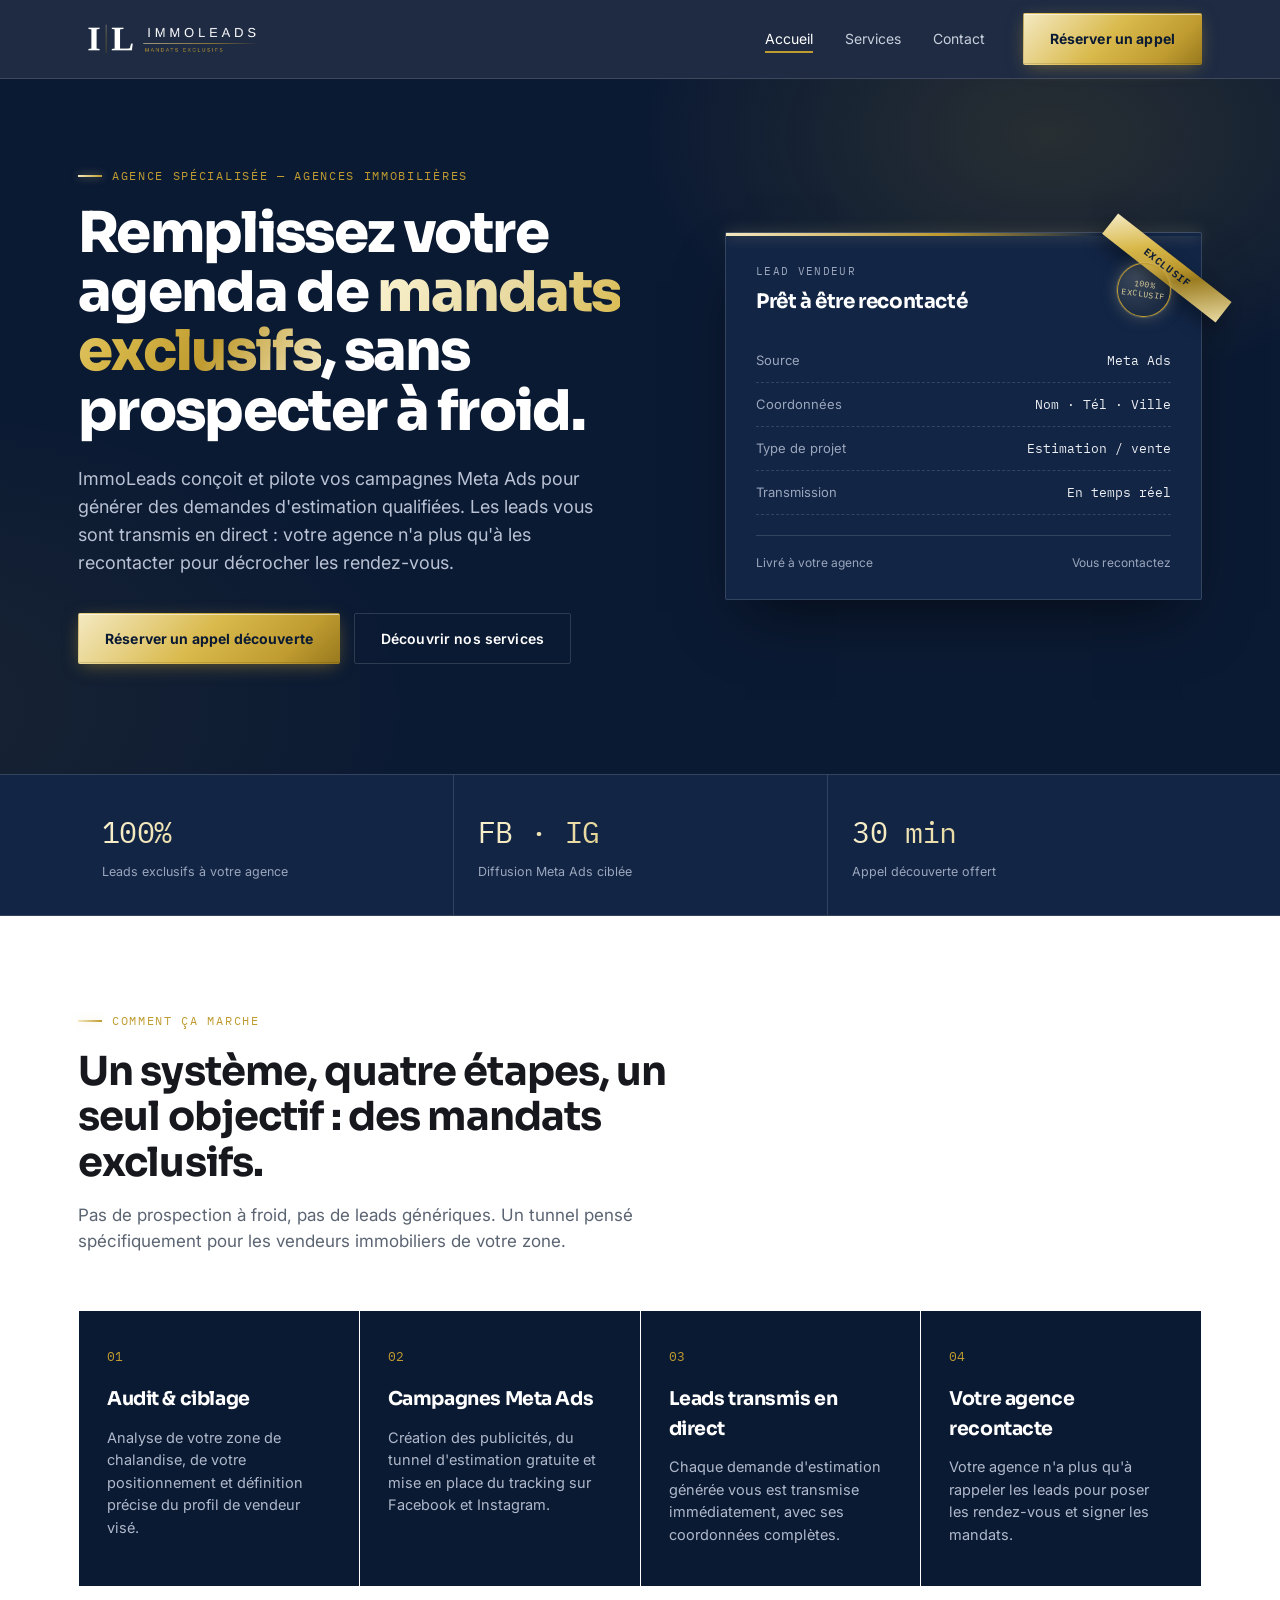
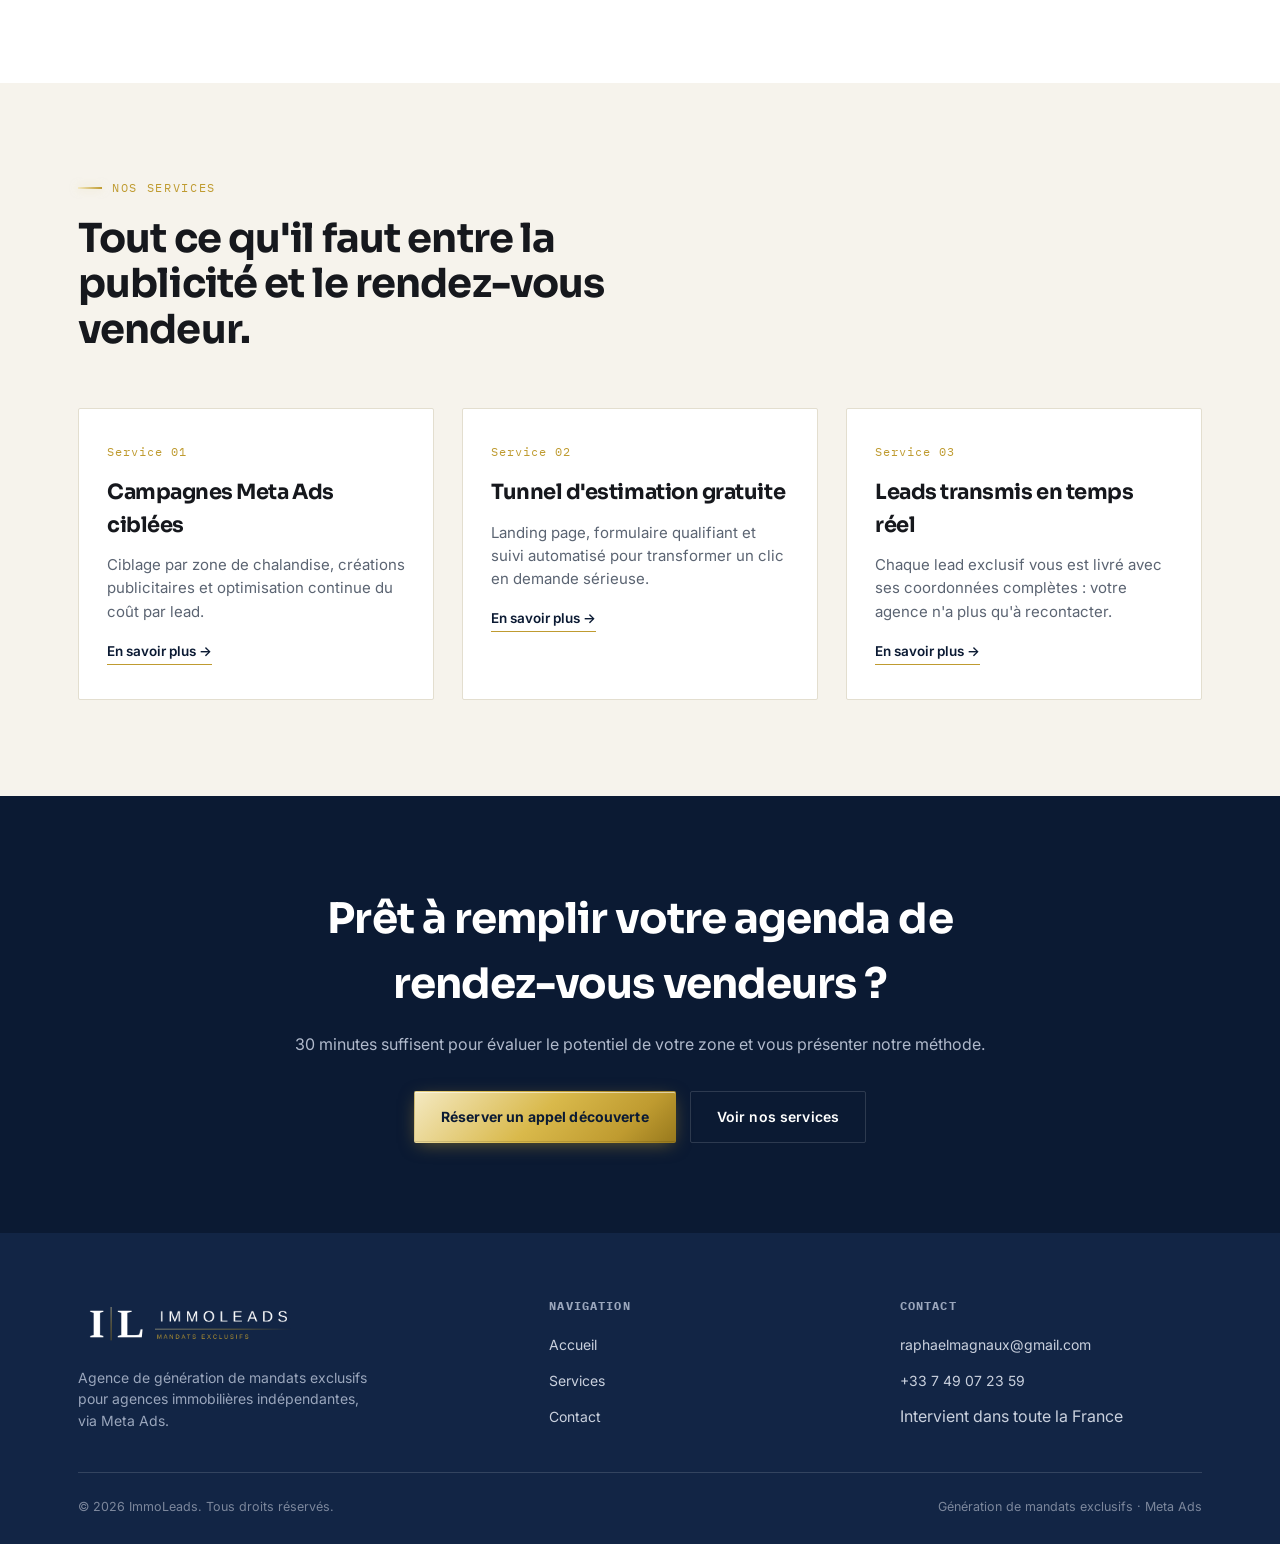
<file: index.html>
<!DOCTYPE html>
<html lang="fr">
<head>
<meta charset="UTF-8">
<meta name="viewport" content="width=device-width, initial-scale=1.0">
<title>ImmoLeads — Génération de mandats exclusifs pour agences immobilières</title>
<meta name="description" content="ImmoLeads conçoit et pilote vos campagnes Meta Ads pour générer des demandes d'estimation qualifiées, transmises directement à votre agence, prêtes à être recontactées.">
<link rel="preconnect" href="https://fonts.googleapis.com">
<link rel="preconnect" href="https://fonts.gstatic.com" crossorigin>
<link href="https://fonts.googleapis.com/css2?family=Inter:wght@400;500;600;700&family=Sora:wght@500;600;700;800&family=IBM+Plex+Mono:wght@400;600&display=swap" rel="stylesheet">
<link rel="stylesheet" href="style.css">
</head>
<body>

<header class="site-header">
  <div class="wrap">
    <a href="index.html" class="logo"><img src="immoleads-logo.png" alt="ImmoLeads — Mandats exclusifs"></a>
    <nav class="nav-desktop">
      <ul class="nav-links">
        <li><a href="index.html" class="active">Accueil</a></li>
        <li><a href="services.html">Services</a></li>
        <li><a href="contact.html">Contact</a></li>
      </ul>
      <a href="contact.html" class="btn btn-gold">Réserver un appel</a>
    </nav>
    <button class="nav-toggle" aria-label="Ouvrir le menu" aria-expanded="false">
      <svg viewBox="0 0 24 24" fill="none" stroke="currentColor" stroke-width="2"><line x1="3" y1="6" x2="21" y2="6"/><line x1="3" y1="12" x2="21" y2="12"/><line x1="3" y1="18" x2="21" y2="18"/></svg>
    </button>
  </div>
  <div class="nav-mobile">
    <a href="index.html">Accueil</a>
    <a href="services.html">Services</a>
    <a href="contact.html">Contact</a>
    <a href="contact.html" class="btn btn-gold">Réserver un appel</a>
  </div>
</header>

<section class="hero">
  <div class="wrap">
    <div>
      <div class="eyebrow">Agence spécialisée — Agences immobilières</div>
      <h1>Remplissez votre agenda de <em>mandats exclusifs</em>, sans prospecter à froid.</h1>
      <p class="sub">ImmoLeads conçoit et pilote vos campagnes Meta Ads pour générer des demandes d'estimation qualifiées. Les leads vous sont transmis en direct : votre agence n'a plus qu'à les recontacter pour décrocher les rendez-vous.</p>
      <div class="cta-row">
        <a href="contact.html" class="btn btn-gold">Réserver un appel découverte</a>
        <a href="services.html" class="btn btn-outline">Découvrir nos services</a>
      </div>
    </div>
    <div class="estimation-card">
      <div class="ec-ribbon">Exclusif</div>
      <div class="ec-head">
        <div>
          <div class="ec-label">Lead vendeur</div>
          <div class="ec-title">Prêt à être recontacté</div>
        </div>
        <div class="seal">100%<br>exclusif</div>
      </div>
      <div class="ec-field"><span>Source</span><span>Meta Ads</span></div>
      <div class="ec-field"><span>Coordonnées</span><span>Nom · Tél · Ville</span></div>
      <div class="ec-field"><span>Type de projet</span><span>Estimation / vente</span></div>
      <div class="ec-field"><span>Transmission</span><span>En temps réel</span></div>
      <div class="ec-foot">
        <span>Livré à votre agence</span>
        <span>Vous recontactez</span>
      </div>
    </div>
  </div>
</section>

<section class="stat-strip">
  <div class="wrap">
    <div class="stat-item">
      <div class="stat-num">100%</div>
      <div class="stat-label">Leads exclusifs à votre agence</div>
    </div>
    <div class="stat-item">
      <div class="stat-num">FB · IG</div>
      <div class="stat-label">Diffusion Meta Ads ciblée</div>
    </div>
    <div class="stat-item">
      <div class="stat-num">30 min</div>
      <div class="stat-label">Appel découverte offert</div>
    </div>
  </div>
</section>

<section class="section">
  <div class="wrap">
    <div class="section-head">
      <div class="eyebrow">Comment ça marche</div>
      <h2>Un système, quatre étapes, un seul objectif : des mandats exclusifs.</h2>
      <p>Pas de prospection à froid, pas de leads génériques. Un tunnel pensé spécifiquement pour les vendeurs immobiliers de votre zone.</p>
    </div>
  </div>
  <div class="wrap">
    <div class="process-grid">
      <div class="process-step">
        <div class="num">01</div>
        <h3>Audit &amp; ciblage</h3>
        <p>Analyse de votre zone de chalandise, de votre positionnement et définition précise du profil de vendeur visé.</p>
      </div>
      <div class="process-step">
        <div class="num">02</div>
        <h3>Campagnes Meta Ads</h3>
        <p>Création des publicités, du tunnel d'estimation gratuite et mise en place du tracking sur Facebook et Instagram.</p>
      </div>
      <div class="process-step">
        <div class="num">03</div>
        <h3>Leads transmis en direct</h3>
        <p>Chaque demande d'estimation générée vous est transmise immédiatement, avec ses coordonnées complètes.</p>
      </div>
      <div class="process-step">
        <div class="num">04</div>
        <h3>Votre agence recontacte</h3>
        <p>Votre agence n'a plus qu'à rappeler les leads pour poser les rendez-vous et signer les mandats.</p>
      </div>
    </div>
  </div>
</section>

<section class="section section--cream">
  <div class="wrap">
    <div class="section-head">
      <div class="eyebrow">Nos services</div>
      <h2>Tout ce qu'il faut entre la publicité et le rendez-vous vendeur.</h2>
    </div>
    <div class="card-grid">
      <div class="card">
        <div class="num">Service 01</div>
        <h3>Campagnes Meta Ads ciblées</h3>
        <p>Ciblage par zone de chalandise, créations publicitaires et optimisation continue du coût par lead.</p>
        <a href="services.html" class="card-link">En savoir plus →</a>
      </div>
      <div class="card">
        <div class="num">Service 02</div>
        <h3>Tunnel d'estimation gratuite</h3>
        <p>Landing page, formulaire qualifiant et suivi automatisé pour transformer un clic en demande sérieuse.</p>
        <a href="services.html" class="card-link">En savoir plus →</a>
      </div>
      <div class="card">
        <div class="num">Service 03</div>
        <h3>Leads transmis en temps réel</h3>
        <p>Chaque lead exclusif vous est livré avec ses coordonnées complètes : votre agence n'a plus qu'à recontacter.</p>
        <a href="services.html" class="card-link">En savoir plus →</a>
      </div>
    </div>
  </div>
</section>

<section class="cta-band">
  <div class="wrap">
    <h2>Prêt à remplir votre agenda de rendez-vous vendeurs ?</h2>
    <p>30 minutes suffisent pour évaluer le potentiel de votre zone et vous présenter notre méthode.</p>
    <div class="cta-row">
      <a href="contact.html" class="btn btn-gold">Réserver un appel découverte</a>
      <a href="services.html" class="btn btn-outline">Voir nos services</a>
    </div>
  </div>
</section>

<footer class="site-footer">
  <div class="wrap">
    <div class="footer-grid">
      <div class="footer-brand">
        <a href="index.html" class="logo"><img src="immoleads-logo.png" alt="ImmoLeads — Mandats exclusifs"></a>
        <p>Agence de génération de mandats exclusifs pour agences immobilières indépendantes, via Meta Ads.</p>
      </div>
      <div class="footer-col">
        <h4>Navigation</h4>
        <ul>
          <li><a href="index.html">Accueil</a></li>
          <li><a href="services.html">Services</a></li>
          <li><a href="contact.html">Contact</a></li>
        </ul>
      </div>
      <div class="footer-col">
        <h4>Contact</h4>
        <ul>
          <li><a href="mailto:raphaelmagnaux@gmail.com">raphaelmagnaux@gmail.com</a></li>
          <li><a href="tel:+33749072359">+33 7 49 07 23 59</a></li>
          <li>Intervient dans toute la France</li>
        </ul>
      </div>
    </div>
    <div class="footer-bottom">
      <span>© 2026 ImmoLeads. Tous droits réservés.</span>
      <span>Génération de mandats exclusifs · Meta Ads</span>
    </div>
  </div>
</footer>

<script src="script.js"></script>
</body>
</html>
</file>
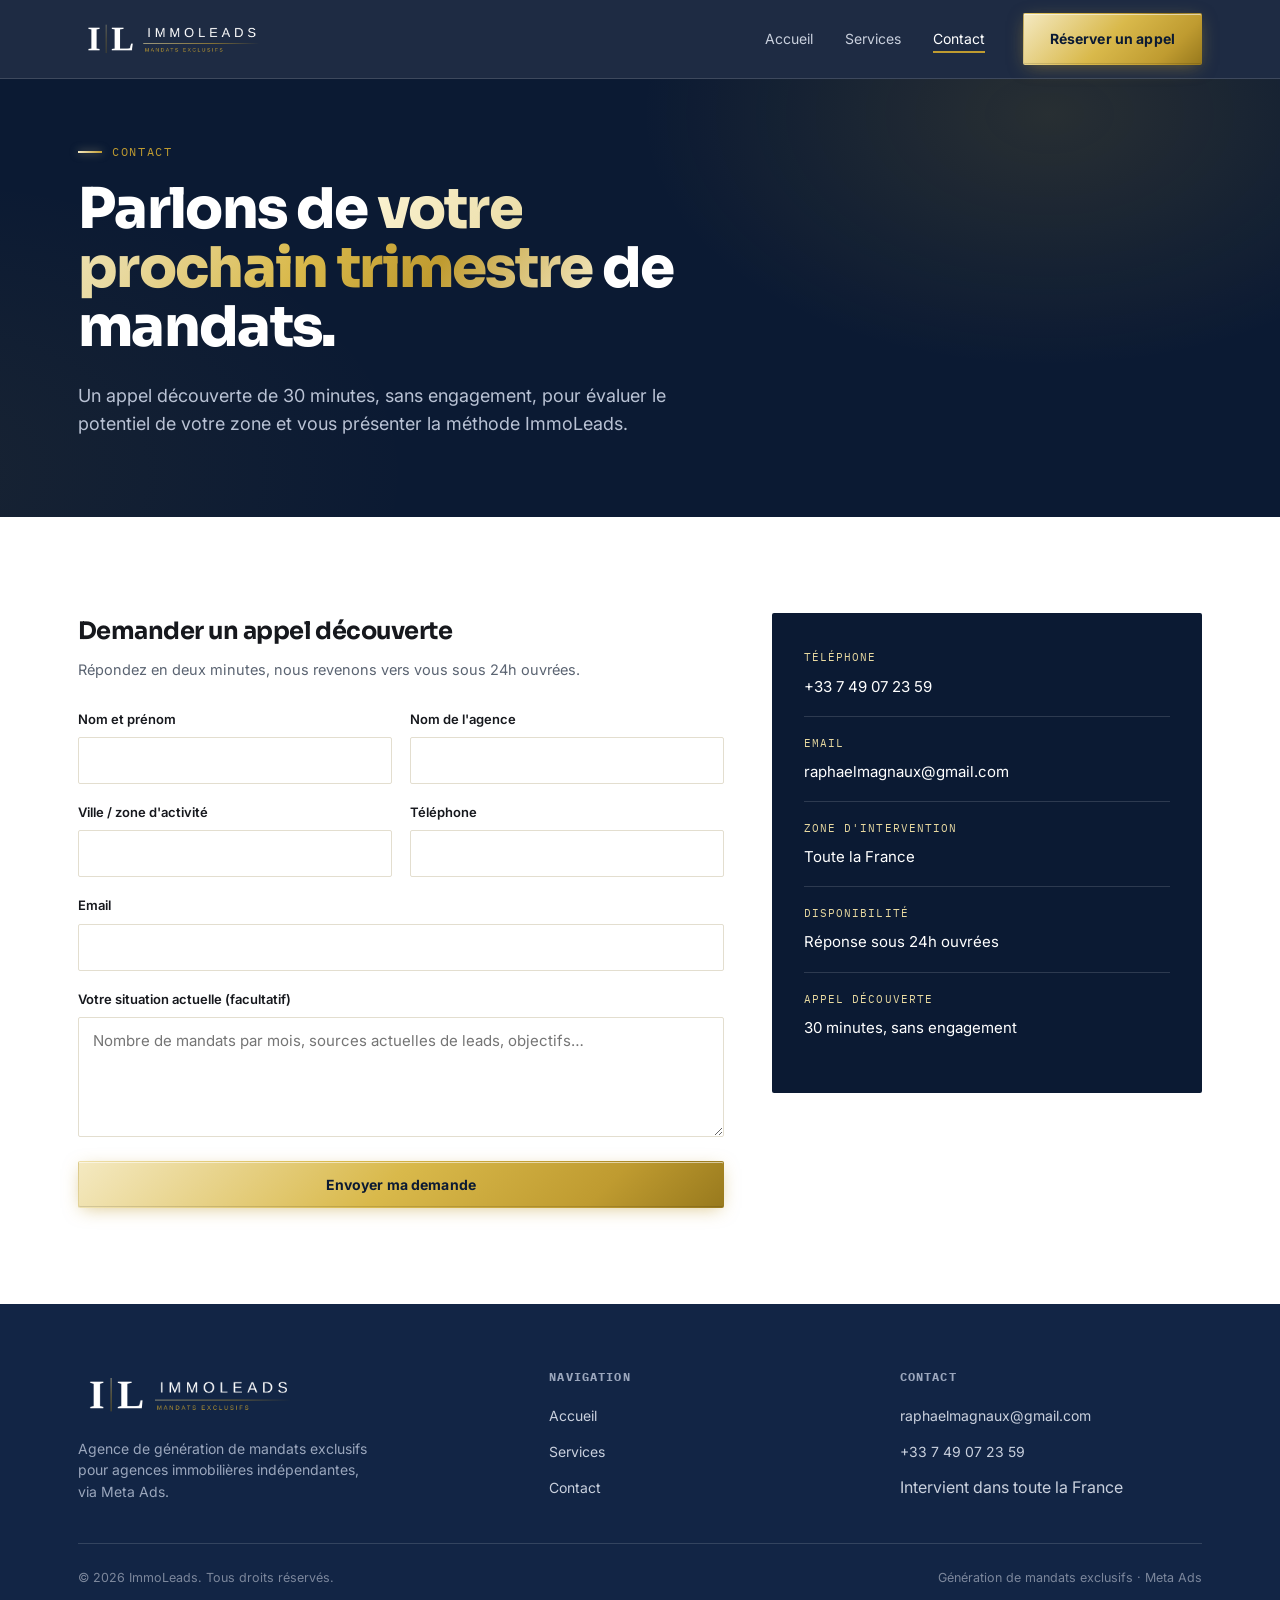
<file: contact.html>
<!DOCTYPE html>
<html lang="fr">
<head>
<meta charset="UTF-8">
<meta name="viewport" content="width=device-width, initial-scale=1.0">
<title>Contact — ImmoLeads</title>
<meta name="description" content="Réservez un appel découverte de 30 minutes avec ImmoLeads pour évaluer le potentiel de génération de mandats exclusifs de votre agence.">
<link rel="preconnect" href="https://fonts.googleapis.com">
<link rel="preconnect" href="https://fonts.gstatic.com" crossorigin>
<link href="https://fonts.googleapis.com/css2?family=Inter:wght@400;500;600;700&family=Sora:wght@500;600;700;800&family=IBM+Plex+Mono:wght@400;600&display=swap" rel="stylesheet">
<link rel="stylesheet" href="style.css">
</head>
<body>

<header class="site-header">
  <div class="wrap">
    <a href="index.html" class="logo"><img src="immoleads-logo.png" alt="ImmoLeads — Mandats exclusifs"></a>
    <nav class="nav-desktop">
      <ul class="nav-links">
        <li><a href="index.html">Accueil</a></li>
        <li><a href="services.html">Services</a></li>
        <li><a href="contact.html" class="active">Contact</a></li>
      </ul>
      <a href="contact.html" class="btn btn-gold">Réserver un appel</a>
    </nav>
    <button class="nav-toggle" aria-label="Ouvrir le menu" aria-expanded="false">
      <svg viewBox="0 0 24 24" fill="none" stroke="currentColor" stroke-width="2"><line x1="3" y1="6" x2="21" y2="6"/><line x1="3" y1="12" x2="21" y2="12"/><line x1="3" y1="18" x2="21" y2="18"/></svg>
    </button>
  </div>
  <div class="nav-mobile">
    <a href="index.html">Accueil</a>
    <a href="services.html">Services</a>
    <a href="contact.html">Contact</a>
    <a href="contact.html" class="btn btn-gold">Réserver un appel</a>
  </div>
</header>

<section class="hero hero--page">
  <div class="wrap">
    <div class="eyebrow">Contact</div>
    <h1 style="max-width:680px;">Parlons de <em>votre prochain trimestre</em> de mandats.</h1>
    <p class="sub">Un appel découverte de 30 minutes, sans engagement, pour évaluer le potentiel de votre zone et vous présenter la méthode ImmoLeads.</p>
  </div>
</section>

<section class="section">
  <div class="wrap">
    <div class="contact-grid">

      <form id="contact-form" novalidate>
        <h2 style="font-size:24px; margin-bottom:8px;">Demander un appel découverte</h2>
        <p style="color:var(--slate); font-size:14.5px; margin-bottom:28px;">Répondez en deux minutes, nous revenons vers vous sous 24h ouvrées.</p>

        <div class="form-grid">
          <div class="field">
            <label for="cf-nom">Nom et prénom</label>
            <input type="text" id="cf-nom" name="nom" required>
          </div>
          <div class="field">
            <label for="cf-agence">Nom de l'agence</label>
            <input type="text" id="cf-agence" name="agence" required>
          </div>
          <div class="field">
            <label for="cf-ville">Ville / zone d'activité</label>
            <input type="text" id="cf-ville" name="ville" required>
          </div>
          <div class="field">
            <label for="cf-tel">Téléphone</label>
            <input type="tel" id="cf-tel" name="telephone" required>
          </div>
          <div class="field full">
            <label for="cf-email">Email</label>
            <input type="email" id="cf-email" name="email" required>
          </div>
          <div class="field full">
            <label for="cf-message">Votre situation actuelle (facultatif)</label>
            <textarea id="cf-message" name="message" placeholder="Nombre de mandats par mois, sources actuelles de leads, objectifs…"></textarea>
          </div>
        </div>

        <button type="submit" class="btn btn-gold btn-block" style="margin-top:24px;">Envoyer ma demande</button>
        <p id="form-note" style="display:none; margin-top:16px; font-size:13.5px; color:var(--slate);"></p>
      </form>

      <aside class="contact-info-card">
        <div class="row">
          <div class="k">Téléphone</div>
          <div class="v"><a href="tel:+33749072359" style="color:#fff;">+33 7 49 07 23 59</a></div>
        </div>
        <div class="row">
          <div class="k">Email</div>
          <div class="v"><a href="mailto:raphaelmagnaux@gmail.com" style="color:#fff;">raphaelmagnaux@gmail.com</a></div>
        </div>
        <div class="row">
          <div class="k">Zone d'intervention</div>
          <div class="v">Toute la France</div>
        </div>
        <div class="row">
          <div class="k">Disponibilité</div>
          <div class="v">Réponse sous 24h ouvrées</div>
        </div>
        <div class="row">
          <div class="k">Appel découverte</div>
          <div class="v">30 minutes, sans engagement</div>
        </div>
      </aside>

    </div>
  </div>
</section>

<footer class="site-footer">
  <div class="wrap">
    <div class="footer-grid">
      <div class="footer-brand">
        <a href="index.html" class="logo"><img src="immoleads-logo.png" alt="ImmoLeads — Mandats exclusifs"></a>
        <p>Agence de génération de mandats exclusifs pour agences immobilières indépendantes, via Meta Ads.</p>
      </div>
      <div class="footer-col">
        <h4>Navigation</h4>
        <ul>
          <li><a href="index.html">Accueil</a></li>
          <li><a href="services.html">Services</a></li>
          <li><a href="contact.html">Contact</a></li>
        </ul>
      </div>
      <div class="footer-col">
        <h4>Contact</h4>
        <ul>
          <li><a href="mailto:raphaelmagnaux@gmail.com">raphaelmagnaux@gmail.com</a></li>
          <li><a href="tel:+33749072359">+33 7 49 07 23 59</a></li>
          <li>Intervient dans toute la France</li>
        </ul>
      </div>
    </div>
    <div class="footer-bottom">
      <span>© 2026 ImmoLeads. Tous droits réservés.</span>
      <span>Génération de mandats exclusifs · Meta Ads</span>
    </div>
  </div>
</footer>

<script src="script.js"></script>
</body>
</html>
</file>
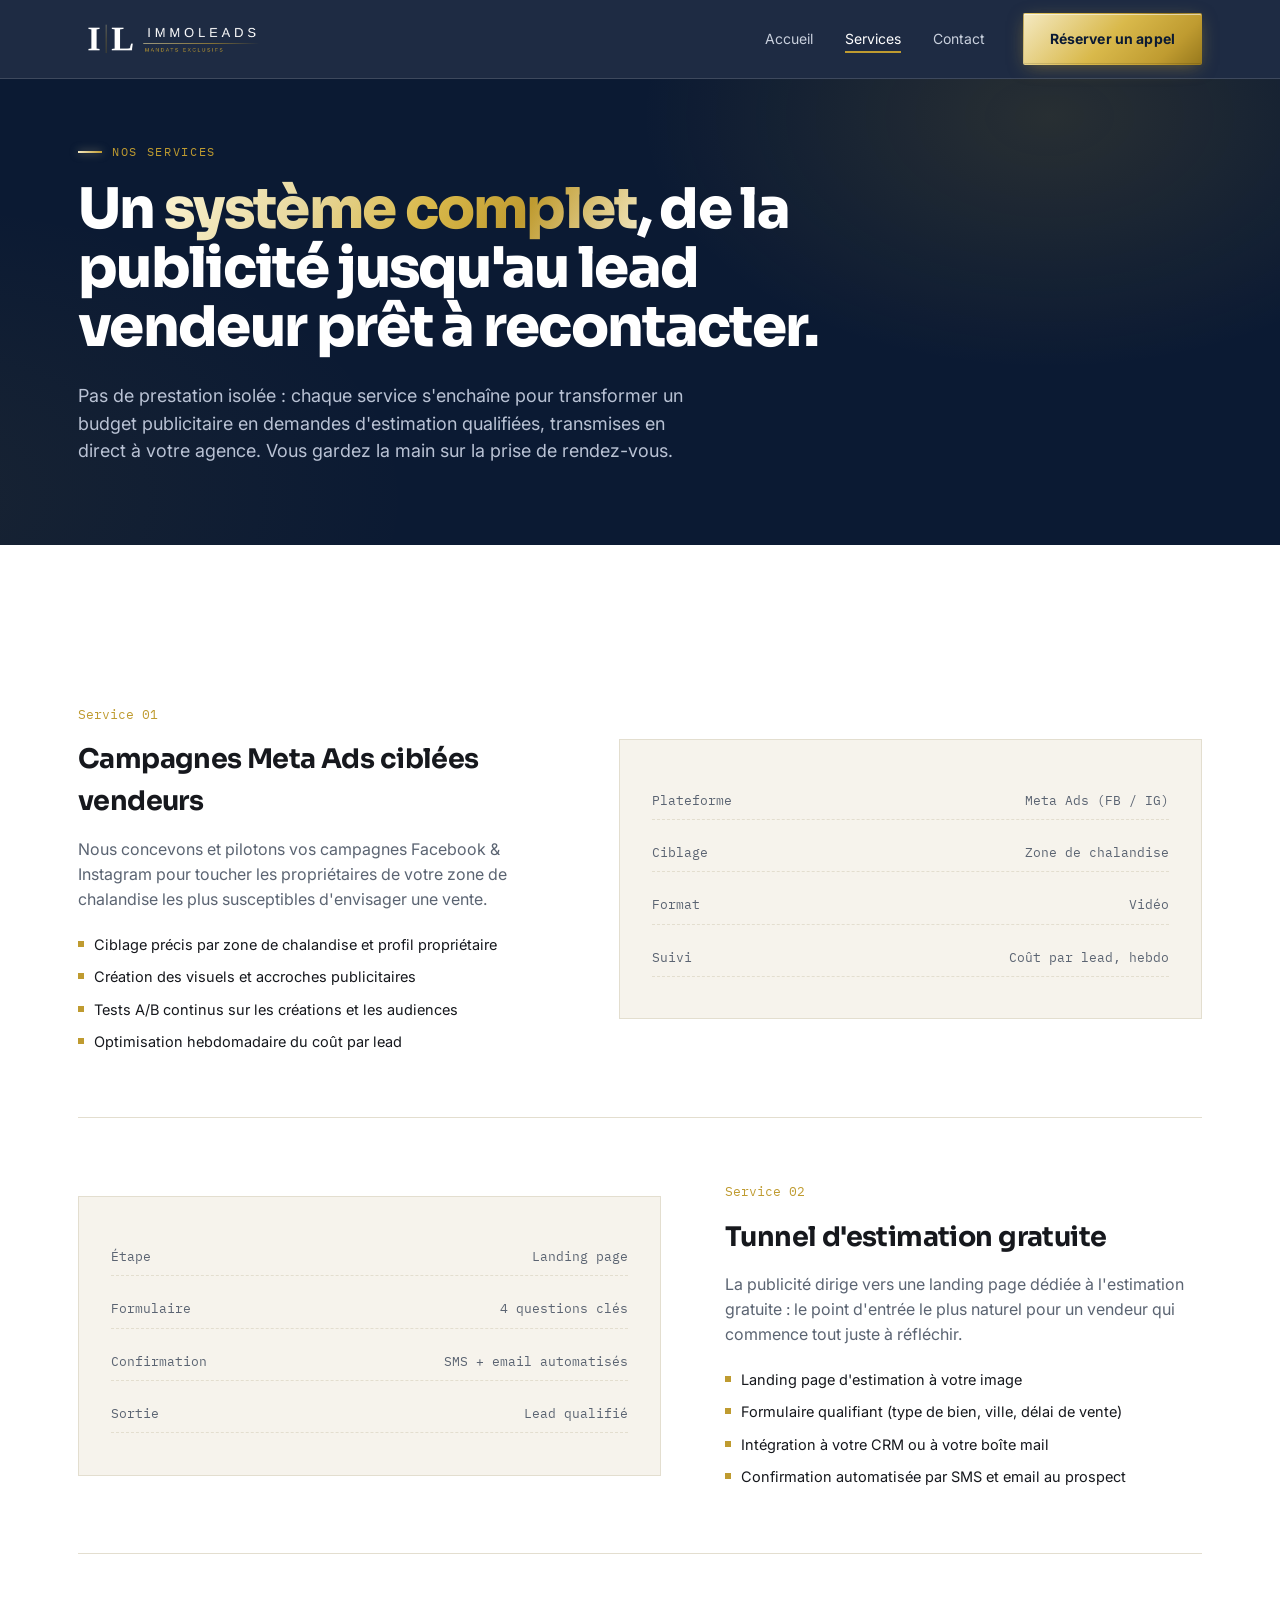
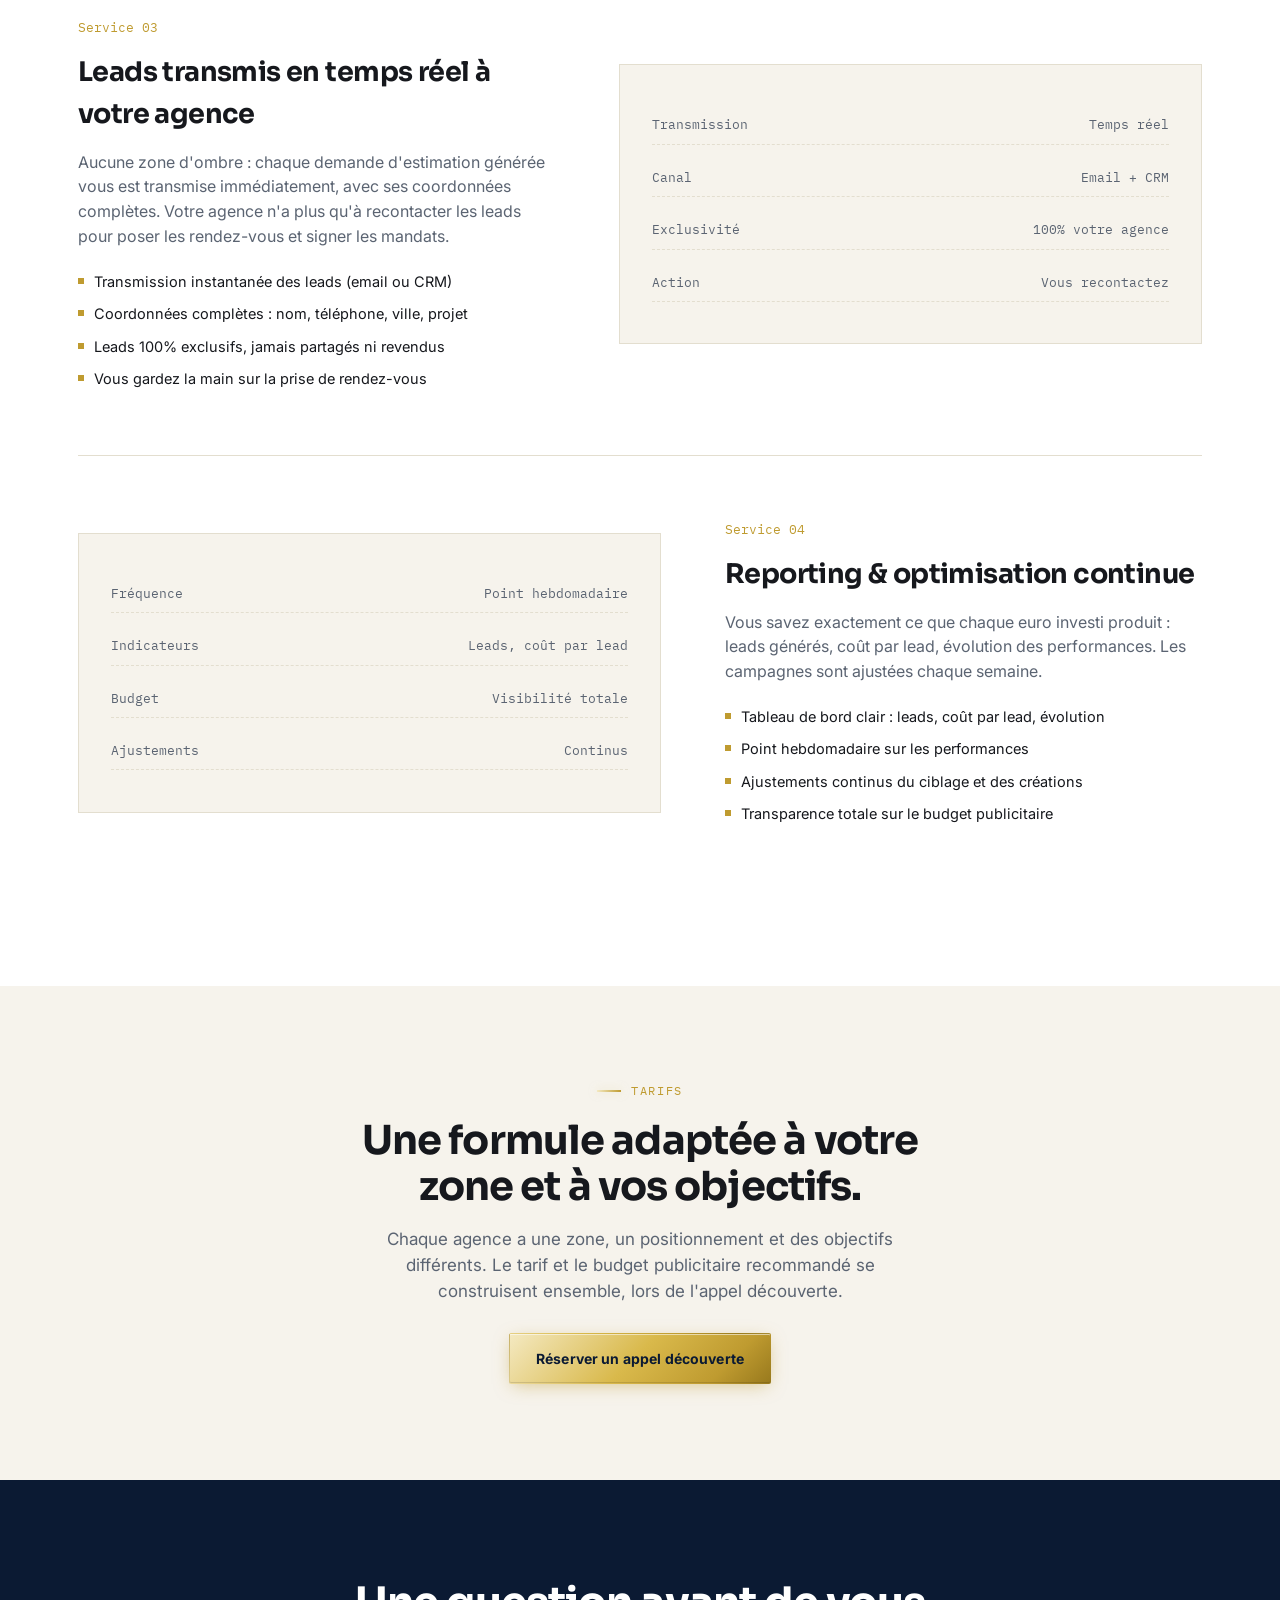
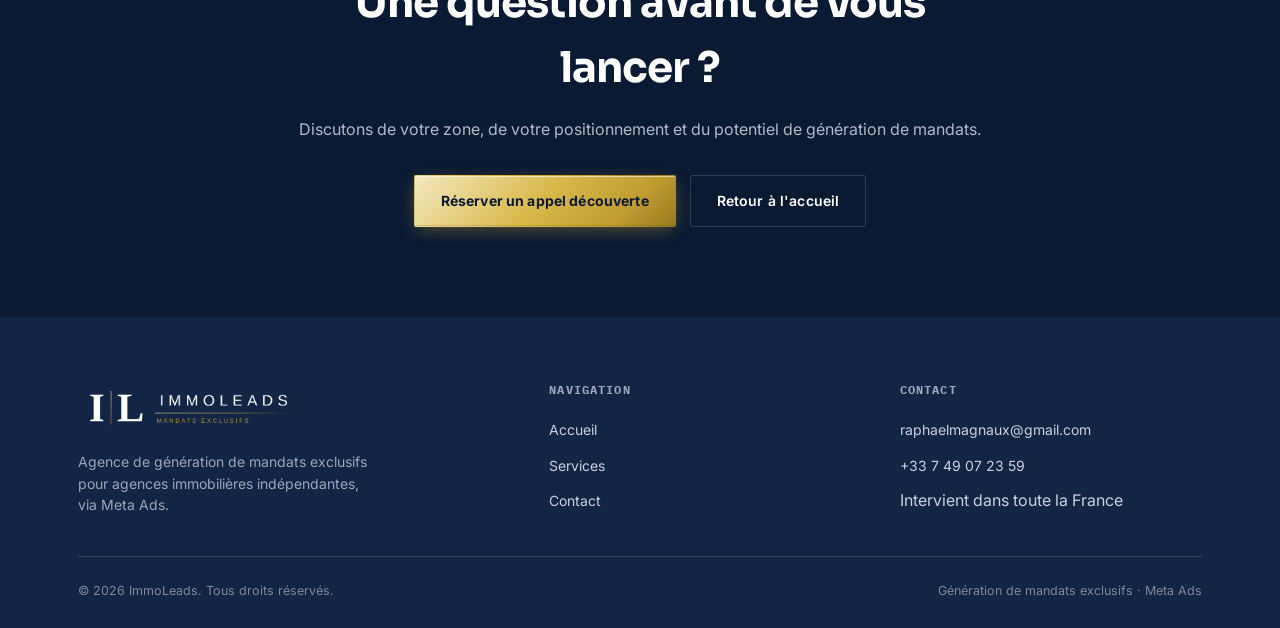
<file: services.html>
<!DOCTYPE html>
<html lang="fr">
<head>
<meta charset="UTF-8">
<meta name="viewport" content="width=device-width, initial-scale=1.0">
<title>Services — ImmoLeads</title>
<meta name="description" content="Campagnes Meta Ads, tunnel d'estimation gratuite, transmission des leads en temps réel et reporting : le système complet d'ImmoLeads pour générer des mandats exclusifs.">
<link rel="preconnect" href="https://fonts.googleapis.com">
<link rel="preconnect" href="https://fonts.gstatic.com" crossorigin>
<link href="https://fonts.googleapis.com/css2?family=Inter:wght@400;500;600;700&family=Sora:wght@500;600;700;800&family=IBM+Plex+Mono:wght@400;600&display=swap" rel="stylesheet">
<link rel="stylesheet" href="style.css">
</head>
<body>

<header class="site-header">
  <div class="wrap">
    <a href="index.html" class="logo"><img src="immoleads-logo.png" alt="ImmoLeads — Mandats exclusifs"></a>
    <nav class="nav-desktop">
      <ul class="nav-links">
        <li><a href="index.html">Accueil</a></li>
        <li><a href="services.html" class="active">Services</a></li>
        <li><a href="contact.html">Contact</a></li>
      </ul>
      <a href="contact.html" class="btn btn-gold">Réserver un appel</a>
    </nav>
    <button class="nav-toggle" aria-label="Ouvrir le menu" aria-expanded="false">
      <svg viewBox="0 0 24 24" fill="none" stroke="currentColor" stroke-width="2"><line x1="3" y1="6" x2="21" y2="6"/><line x1="3" y1="12" x2="21" y2="12"/><line x1="3" y1="18" x2="21" y2="18"/></svg>
    </button>
  </div>
  <div class="nav-mobile">
    <a href="index.html">Accueil</a>
    <a href="services.html">Services</a>
    <a href="contact.html">Contact</a>
    <a href="contact.html" class="btn btn-gold">Réserver un appel</a>
  </div>
</header>

<section class="hero hero--page">
  <div class="wrap">
    <div class="eyebrow">Nos services</div>
    <h1 style="max-width:760px;">Un <em>système complet</em>, de la publicité jusqu'au lead vendeur prêt à recontacter.</h1>
    <p class="sub">Pas de prestation isolée : chaque service s'enchaîne pour transformer un budget publicitaire en demandes d'estimation qualifiées, transmises en direct à votre agence. Vous gardez la main sur la prise de rendez-vous.</p>
  </div>
</section>

<section class="section">
  <div class="wrap">

    <div class="service-block">
      <div>
        <div class="num">Service 01</div>
        <h3>Campagnes Meta Ads ciblées vendeurs</h3>
        <p class="desc">Nous concevons et pilotons vos campagnes Facebook &amp; Instagram pour toucher les propriétaires de votre zone de chalandise les plus susceptibles d'envisager une vente.</p>
        <ul class="includes">
          <li>Ciblage précis par zone de chalandise et profil propriétaire</li>
          <li>Création des visuels et accroches publicitaires</li>
          <li>Tests A/B continus sur les créations et les audiences</li>
          <li>Optimisation hebdomadaire du coût par lead</li>
        </ul>
      </div>
      <div class="service-visual">
        <div class="vline"><span>Plateforme</span><span>Meta Ads (FB / IG)</span></div>
        <div class="vline"><span>Ciblage</span><span>Zone de chalandise</span></div>
        <div class="vline"><span>Format</span><span>Vidéo</span></div>
        <div class="vline"><span>Suivi</span><span>Coût par lead, hebdo</span></div>
      </div>
    </div>

    <div class="service-block reverse">
      <div>
        <div class="num">Service 02</div>
        <h3>Tunnel d'estimation gratuite</h3>
        <p class="desc">La publicité dirige vers une landing page dédiée à l'estimation gratuite : le point d'entrée le plus naturel pour un vendeur qui commence tout juste à réfléchir.</p>
        <ul class="includes">
          <li>Landing page d'estimation à votre image</li>
          <li>Formulaire qualifiant (type de bien, ville, délai de vente)</li>
          <li>Intégration à votre CRM ou à votre boîte mail</li>
          <li>Confirmation automatisée par SMS et email au prospect</li>
        </ul>
      </div>
      <div class="service-visual">
        <div class="vline"><span>Étape</span><span>Landing page</span></div>
        <div class="vline"><span>Formulaire</span><span>4 questions clés</span></div>
        <div class="vline"><span>Confirmation</span><span>SMS + email automatisés</span></div>
        <div class="vline"><span>Sortie</span><span>Lead qualifié</span></div>
      </div>
    </div>

    <div class="service-block">
      <div>
        <div class="num">Service 03</div>
        <h3>Leads transmis en temps réel à votre agence</h3>
        <p class="desc">Aucune zone d'ombre : chaque demande d'estimation générée vous est transmise immédiatement, avec ses coordonnées complètes. Votre agence n'a plus qu'à recontacter les leads pour poser les rendez-vous et signer les mandats.</p>
        <ul class="includes">
          <li>Transmission instantanée des leads (email ou CRM)</li>
          <li>Coordonnées complètes : nom, téléphone, ville, projet</li>
          <li>Leads 100% exclusifs, jamais partagés ni revendus</li>
          <li>Vous gardez la main sur la prise de rendez-vous</li>
        </ul>
      </div>
      <div class="service-visual">
        <div class="vline"><span>Transmission</span><span>Temps réel</span></div>
        <div class="vline"><span>Canal</span><span>Email + CRM</span></div>
        <div class="vline"><span>Exclusivité</span><span>100% votre agence</span></div>
        <div class="vline"><span>Action</span><span>Vous recontactez</span></div>
      </div>
    </div>

    <div class="service-block reverse">
      <div>
        <div class="num">Service 04</div>
        <h3>Reporting &amp; optimisation continue</h3>
        <p class="desc">Vous savez exactement ce que chaque euro investi produit : leads générés, coût par lead, évolution des performances. Les campagnes sont ajustées chaque semaine.</p>
        <ul class="includes">
          <li>Tableau de bord clair : leads, coût par lead, évolution</li>
          <li>Point hebdomadaire sur les performances</li>
          <li>Ajustements continus du ciblage et des créations</li>
          <li>Transparence totale sur le budget publicitaire</li>
        </ul>
      </div>
      <div class="service-visual">
        <div class="vline"><span>Fréquence</span><span>Point hebdomadaire</span></div>
        <div class="vline"><span>Indicateurs</span><span>Leads, coût par lead</span></div>
        <div class="vline"><span>Budget</span><span>Visibilité totale</span></div>
        <div class="vline"><span>Ajustements</span><span>Continus</span></div>
      </div>
    </div>

  </div>
</section>

<section class="section section--cream">
  <div class="wrap" style="text-align:center;">
    <div class="section-head" style="margin:0 auto 28px; max-width:560px;">
      <div class="eyebrow" style="justify-content:center;">Tarifs</div>
      <h2>Une formule adaptée à votre zone et à vos objectifs.</h2>
      <p>Chaque agence a une zone, un positionnement et des objectifs différents. Le tarif et le budget publicitaire recommandé se construisent ensemble, lors de l'appel découverte.</p>
    </div>
    <a href="contact.html" class="btn btn-gold">Réserver un appel découverte</a>
  </div>
</section>

<section class="cta-band">
  <div class="wrap">
    <h2>Une question avant de vous lancer ?</h2>
    <p>Discutons de votre zone, de votre positionnement et du potentiel de génération de mandats.</p>
    <div class="cta-row">
      <a href="contact.html" class="btn btn-gold">Réserver un appel découverte</a>
      <a href="index.html" class="btn btn-outline">Retour à l'accueil</a>
    </div>
  </div>
</section>

<footer class="site-footer">
  <div class="wrap">
    <div class="footer-grid">
      <div class="footer-brand">
        <a href="index.html" class="logo"><img src="immoleads-logo.png" alt="ImmoLeads — Mandats exclusifs"></a>
        <p>Agence de génération de mandats exclusifs pour agences immobilières indépendantes, via Meta Ads.</p>
      </div>
      <div class="footer-col">
        <h4>Navigation</h4>
        <ul>
          <li><a href="index.html">Accueil</a></li>
          <li><a href="services.html">Services</a></li>
          <li><a href="contact.html">Contact</a></li>
        </ul>
      </div>
      <div class="footer-col">
        <h4>Contact</h4>
        <ul>
          <li><a href="mailto:raphaelmagnaux@gmail.com">raphaelmagnaux@gmail.com</a></li>
          <li><a href="tel:+33749072359">+33 7 49 07 23 59</a></li>
          <li>Intervient dans toute la France</li>
        </ul>
      </div>
    </div>
    <div class="footer-bottom">
      <span>© 2026 ImmoLeads. Tous droits réservés.</span>
      <span>Génération de mandats exclusifs · Meta Ads</span>
    </div>
  </div>
</footer>

<script src="script.js"></script>
</body>
</html>
</file>
<file: style.css>
/* ==========================================================================
   ImmoLeads — Design tokens
   Display: Sora (refined geometric sans-serif, premium gravitas)
   Body: Inter (clean, trustworthy)
   Utility/data: IBM Plex Mono (stats, figures, labels — "data behind the deal")
   Palette: bleu marine & doré
   ========================================================================== */

:root{
  --navy-deep:#0B1A33;
  --navy-mid:#122545;
  --navy-line:rgba(255,255,255,0.12);
  --gold:#BF9B30;
  --gold-light:#E8D9A0;
  --gold-deep:#8A6E1A;
  /* Doré brillant / métallique */
  --gold-grad:linear-gradient(135deg,#F4E9C1 0%,#D9B94B 30%,#BF9B30 50%,#9A7B1E 62%,#E8D9A0 100%);
  --gold-sheen:linear-gradient(100deg,transparent 0%,rgba(255,255,255,0.55) 50%,transparent 100%);
  --cream:#F6F3EC;
  --paper:#FFFFFF;
  --ink:#16181D;
  --slate:#5B6472;
  --border-light:#E3DECF;
  --border-dark:rgba(255,255,255,0.14);

  --display: "Sora", -apple-system, BlinkMacSystemFont, "Segoe UI", sans-serif;
  --sans: "Inter", -apple-system, BlinkMacSystemFont, "Segoe UI", sans-serif;
  --mono: "IBM Plex Mono", "SFMono-Regular", Menlo, monospace;

  --max-w: 1180px;
  --radius: 2px;
}

*,*::before,*::after{ box-sizing:border-box; }
html{ scroll-behavior:smooth; }
@media (prefers-reduced-motion: reduce){
  html{ scroll-behavior:auto; }
  *,*::before,*::after{ animation-duration:0.01ms !important; animation-iteration-count:1 !important; transition-duration:0.01ms !important; }
}

body{
  margin:0;
  font-family:var(--sans);
  color:var(--ink);
  background:var(--paper);
  -webkit-font-smoothing:antialiased;
  line-height:1.55;
}

img{ max-width:100%; display:block; }
a{ color:inherit; text-decoration:none; }
ul{ margin:0; padding:0; list-style:none; }
h1,h2,h3,h4{ font-family:var(--display); margin:0; font-weight:700; letter-spacing:-0.022em; }
p{ margin:0; }

:focus-visible{
  outline:2px solid var(--gold);
  outline-offset:3px;
}

.wrap{
  max-width:var(--max-w);
  margin:0 auto;
  padding:0 28px;
}

.eyebrow{
  font-family:var(--mono);
  font-size:12px;
  letter-spacing:0.14em;
  text-transform:uppercase;
  color:var(--gold);
  display:flex;
  align-items:center;
  gap:10px;
  margin-bottom:18px;
}
.eyebrow::before{
  content:"";
  width:24px;
  height:2px;
  background:linear-gradient(90deg,#F4E9C1,#BF9B30);
  box-shadow:0 0 8px rgba(232,217,160,0.55);
  display:inline-block;
}

.section{ padding:96px 0; }
.section--tight{ padding:64px 0; }
.section--navy{ background:var(--navy-deep); color:#EDEFF3; }
.section--mid{ background:var(--navy-mid); color:#EDEFF3; }
.section--cream{ background:var(--cream); }

.section-head{
  max-width:640px;
  margin-bottom:56px;
}
.section-head h2{ font-size:clamp(28px,3.4vw,40px); line-height:1.14; }
.section-head p{ margin-top:16px; color:var(--slate); font-size:17px; }
.section--navy .section-head p,
.section--mid .section-head p{ color:#B9C2D4; }

/* ---------- Buttons ---------- */
.btn{
  display:inline-flex;
  align-items:center;
  justify-content:center;
  gap:8px;
  padding:14px 26px;
  font-family:var(--sans);
  font-size:14px;
  font-weight:600;
  letter-spacing:0.01em;
  border-radius:var(--radius);
  border:1px solid transparent;
  cursor:pointer;
  transition:background .18s ease, color .18s ease, border-color .18s ease, transform .18s ease;
  white-space:nowrap;
}
.btn-gold{
  position:relative;
  overflow:hidden;
  background:var(--gold-grad);
  background-size:160% 160%;
  color:var(--navy-deep);
  font-weight:700;
  box-shadow:0 4px 18px -4px rgba(191,155,48,0.55), inset 0 1px 0 rgba(255,255,255,0.55), inset 0 -1px 0 rgba(0,0,0,0.12);
}
.btn-gold::after{
  content:"";
  position:absolute;
  top:0; left:-130%;
  width:65%; height:100%;
  background:var(--gold-sheen);
  transform:skewX(-22deg);
  transition:left .6s ease;
  pointer-events:none;
}
.btn-gold:hover{
  transform:translateY(-2px);
  background-position:100% 0;
  box-shadow:0 10px 28px -6px rgba(191,155,48,0.75), inset 0 1px 0 rgba(255,255,255,0.6), inset 0 -1px 0 rgba(0,0,0,0.14);
}
.btn-gold:hover::after{ left:135%; }

/* Texte doré brillant */
.gold-text{
  background:linear-gradient(120deg,#F4E9C1 0%,#E8D9A0 25%,#BF9B30 50%,#8A6E1A 65%,#E8D9A0 100%);
  -webkit-background-clip:text;
  background-clip:text;
  -webkit-text-fill-color:transparent;
  color:transparent;
}
.btn-outline{
  background:transparent;
  color:inherit;
  border-color:var(--border-dark);
}
.btn-outline:hover{ border-color:var(--gold); color:var(--gold); }
.section--cream .btn-outline,
body .btn-outline.on-light{
  border-color:var(--border-light);
  color:var(--ink);
}
.section--cream .btn-outline:hover{ border-color:var(--gold); color:var(--gold); }
.btn-block{ width:100%; }

/* ---------- Header ---------- */
.site-header{
  position:sticky;
  top:0;
  z-index:50;
  background:rgba(11,26,51,0.92);
  backdrop-filter:blur(8px);
  border-bottom:1px solid var(--border-dark);
}
.site-header .wrap{
  display:flex;
  align-items:center;
  justify-content:space-between;
  height:78px;
}

/* ---------- Brand / studio name (en vedette) ---------- */
.logo img{ height:46px; width:auto; display:block; }
.footer-brand .logo img{ height:54px; }
.logo{
  font-family:var(--display);
  font-size:23px;
  font-weight:800;
  color:#fff;
  display:flex;
  align-items:center;
  gap:9px;
  letter-spacing:-0.02em;
}
.logo .dot{
  width:7px; height:7px;
  background:radial-gradient(circle at 30% 30%, #FBF3D2, #BF9B30 70%);
  border-radius:50%;
  display:inline-block;
  box-shadow:0 0 0 4px rgba(191,155,48,0.18), 0 0 10px rgba(232,217,160,0.6);
}
.logo .accent{
  background:linear-gradient(120deg,#F4E9C1,#E8D9A0 30%,#BF9B30 55%,#8A6E1A 70%,#F4E9C1);
  -webkit-background-clip:text;
  background-clip:text;
  -webkit-text-fill-color:transparent;
  color:transparent;
}

.nav-desktop{
  display:flex;
  align-items:center;
  gap:38px;
}
.nav-links{
  display:flex;
  gap:32px;
  font-size:14px;
  color:#C9D0DD;
}
.nav-links a{ position:relative; padding:6px 0; transition:color .15s ease; }
.nav-links a:hover, .nav-links a.active{ color:#fff; }
.nav-links a.active::after{
  content:"";
  position:absolute;
  left:0; right:0; bottom:0;
  height:2px;
  background:var(--gold);
}

.nav-toggle{
  display:none;
  background:none;
  border:1px solid var(--border-dark);
  color:#fff;
  width:42px; height:42px;
  align-items:center;
  justify-content:center;
  border-radius:var(--radius);
  cursor:pointer;
}
.nav-toggle svg{ width:18px; height:18px; }

.nav-mobile{
  display:none;
  flex-direction:column;
  background:var(--navy-mid);
  border-bottom:1px solid var(--border-dark);
}
.nav-mobile.open{ display:flex; }
.nav-mobile a{
  padding:16px 28px;
  border-top:1px solid var(--border-dark);
  font-size:15px;
  color:#EDEFF3;
}
.nav-mobile .btn{ margin:18px 28px; }

@media (max-width:880px){
  .nav-desktop{ display:none; }
  .nav-toggle{ display:flex; }
}

/* ---------- Hero ---------- */
.hero{
  background:var(--navy-deep);
  color:#fff;
  position:relative;
  overflow:hidden;
  padding:88px 0 110px;
}
.hero::before{
  content:"";
  position:absolute;
  inset:0;
  background:
    radial-gradient(680px 420px at 82% 8%, rgba(191,155,48,0.16), transparent 60%),
    radial-gradient(900px 500px at -10% 90%, rgba(191,155,48,0.08), transparent 60%);
  pointer-events:none;
}
.hero .wrap{
  position:relative;
  display:grid;
  grid-template-columns:1.1fr 0.9fr;
  gap:64px;
  align-items:center;
}
.hero h1{
  font-size:clamp(34px,4.6vw,56px);
  line-height:1.06;
  font-weight:800;
  letter-spacing:-0.03em;
  color:#fff;
}
.hero h1 em{
  font-style:normal;
  background:linear-gradient(120deg,#FBF3D2 0%,#E8D9A0 30%,#D9B94B 55%,#BF9B30 75%,#F4E9C1 100%);
  -webkit-background-clip:text;
  background-clip:text;
  -webkit-text-fill-color:transparent;
  color:transparent;
}
.hero .sub{
  margin-top:24px;
  font-size:18px;
  color:#B9C2D4;
  max-width:520px;
}
.hero .cta-row{
  display:flex;
  gap:14px;
  margin-top:36px;
  flex-wrap:wrap;
}
.hero--page{ padding:64px 0 80px; }
.hero--page .wrap{ grid-template-columns:1fr; gap:0; }
.hero--page .sub{ max-width:620px; }

/* ---------- Estimation card (signature element) ---------- */
.estimation-card{
  position:relative;
  background:var(--navy-mid);
  border:1px solid var(--border-dark);
  border-radius:var(--radius);
  padding:30px 30px 26px;
  box-shadow:0 30px 60px -20px rgba(0,0,0,0.55);
}
.estimation-card::before{
  content:"";
  position:absolute;
  top:0; left:0; right:0;
  height:3px;
  background:linear-gradient(90deg,#F4E9C1,#BF9B30 45%,transparent 80%);
  box-shadow:0 0 14px rgba(232,217,160,0.45);
}
.estimation-card .ec-head{
  display:flex;
  justify-content:space-between;
  align-items:flex-start;
  margin-bottom:22px;
}
.estimation-card .ec-label{
  font-family:var(--mono);
  font-size:11px;
  letter-spacing:0.12em;
  text-transform:uppercase;
  color:#9AA6BC;
}
.estimation-card .ec-title{
  font-family:var(--display);
  font-weight:700;
  font-size:20px;
  letter-spacing:-0.02em;
  color:#fff;
  margin-top:6px;
}
.seal{
  width:54px; height:54px;
  border-radius:50%;
  border:1px solid var(--gold);
  display:flex;
  align-items:center;
  justify-content:center;
  text-align:center;
  font-family:var(--mono);
  font-size:8px;
  letter-spacing:0.06em;
  text-transform:uppercase;
  color:var(--gold-light);
  line-height:1.2;
  flex-shrink:0;
  transform:rotate(8deg);
  background:radial-gradient(circle at 32% 28%, rgba(244,233,193,0.18), rgba(191,155,48,0.06) 70%);
  box-shadow:0 0 0 1px rgba(232,217,160,0.18), 0 0 18px -4px rgba(232,217,160,0.5);
}
.ec-field{
  display:flex;
  justify-content:space-between;
  align-items:baseline;
  padding:11px 0;
  border-bottom:1px dashed var(--border-dark);
  font-size:13px;
}
.ec-field span:first-child{ color:#9AA6BC; }
.ec-field span:last-child{ color:#EDEFF3; font-family:var(--mono); }
.ec-ribbon{
  position:absolute;
  top:22px; right:-38px;
  background:var(--gold-grad);
  color:var(--navy-deep);
  font-family:var(--mono);
  font-size:10px;
  letter-spacing:0.1em;
  text-transform:uppercase;
  font-weight:700;
  padding:5px 44px;
  transform:rotate(38deg);
  box-shadow:0 8px 18px rgba(0,0,0,0.35);
}
.ec-foot{
  margin-top:20px;
  padding-top:18px;
  border-top:1px solid var(--border-dark);
  font-size:12px;
  color:#9AA6BC;
  display:flex;
  justify-content:space-between;
}

/* ---------- Stat strip ---------- */
.stat-strip{
  background:var(--navy-mid);
  border-top:1px solid var(--border-dark);
  border-bottom:1px solid var(--border-dark);
}
.stat-strip .wrap{
  display:grid;
  grid-template-columns:repeat(3,1fr);
  gap:0;
}
.stat-item{
  padding:34px 24px;
  text-align:left;
  border-left:1px solid var(--border-dark);
}
.stat-item:first-child{ border-left:none; }
.stat-num{
  font-family:var(--mono);
  font-size:30px;
  letter-spacing:-0.02em;
  background:linear-gradient(120deg,#FBF3D2,#E8D9A0 35%,#D9B94B 60%,#BF9B30 85%);
  -webkit-background-clip:text;
  background-clip:text;
  -webkit-text-fill-color:transparent;
  color:transparent;
}
.stat-label{
  margin-top:6px;
  font-size:12.5px;
  color:#9AA6BC;
}
.tbd{
  font-size:9.5px;
  font-family:var(--mono);
  letter-spacing:0.08em;
  color:var(--navy-deep);
  background:var(--gold);
  padding:2px 7px;
  border-radius:2px;
  margin-left:8px;
  vertical-align:middle;
}

/* ---------- Process steps ---------- */
.process-grid{
  display:grid;
  grid-template-columns:repeat(4,1fr);
  gap:1px;
  background:var(--border-dark);
  border:1px solid var(--border-dark);
}
.process-step{
  background:var(--navy-deep);
  padding:36px 28px 40px;
}
.process-step .num{
  font-family:var(--mono);
  font-size:13px;
  color:var(--gold);
}
.process-step h3{
  font-size:19px;
  color:#fff;
  margin-top:18px;
}
.process-step p{
  margin-top:12px;
  font-size:14.5px;
  color:#B0B9CB;
}

/* ---------- Card grids ---------- */
.card-grid{
  display:grid;
  grid-template-columns:repeat(3,1fr);
  gap:28px;
}
.card{
  background:var(--paper);
  border:1px solid var(--border-light);
  padding:34px 28px;
  border-radius:var(--radius);
  transition:border-color .18s ease, transform .18s ease;
}
.card:hover{ border-color:var(--gold); transform:translateY(-3px); }
.card .num{
  font-family:var(--mono);
  font-size:12px;
  color:var(--gold);
  letter-spacing:0.08em;
}
.card h3{ font-size:21px; margin-top:14px; }
.card p{ margin-top:12px; color:var(--slate); font-size:15px; }
.card a.card-link{
  display:inline-block;
  margin-top:18px;
  font-size:13.5px;
  font-weight:600;
  color:var(--navy-deep);
  border-bottom:1px solid var(--gold);
  padding-bottom:2px;
}

/* ---------- Dossier card (results) ---------- */
.dossier-card{
  background:var(--paper);
  border:1px solid var(--border-light);
  border-radius:var(--radius);
  padding:0;
  overflow:hidden;
}
.dossier-head{
  background:var(--navy-deep);
  color:#fff;
  padding:18px 24px;
  display:flex;
  justify-content:space-between;
  align-items:center;
}
.dossier-head .ref{
  font-family:var(--mono);
  font-size:11px;
  letter-spacing:0.1em;
  color:var(--gold-light);
}
.dossier-body{ padding:26px 24px; }
.dossier-row{
  display:flex;
  justify-content:space-between;
  padding:10px 0;
  border-bottom:1px dashed var(--border-light);
  font-size:14px;
}
.dossier-row:last-child{ border-bottom:none; }
.dossier-row span:first-child{ color:var(--slate); }
.dossier-row span:last-child{ font-family:var(--mono); font-weight:600; }
.dossier-quote{
  margin-top:18px;
  padding-top:18px;
  border-top:1px solid var(--border-light);
  font-style:italic;
  color:var(--slate);
  font-size:14px;
}

/* ---------- Service block (alternating) ---------- */
.service-block{
  display:grid;
  grid-template-columns:0.9fr 1.1fr;
  gap:64px;
  align-items:center;
  padding:64px 0;
  border-bottom:1px solid var(--border-light);
}
.service-block:last-child{ border-bottom:none; }
.service-block.reverse{ direction:rtl; }
.service-block.reverse > *{ direction:ltr; }
.service-visual{
  background:var(--cream);
  border:1px solid var(--border-light);
  padding:32px;
  min-height:280px;
  display:flex;
  flex-direction:column;
  justify-content:center;
  gap:14px;
}
.service-visual .vline{
  display:flex;
  justify-content:space-between;
  font-family:var(--mono);
  font-size:12.5px;
  color:var(--slate);
  padding:9px 0;
  border-bottom:1px dashed var(--border-light);
}
.service-block .num{
  font-family:var(--mono);
  color:var(--gold);
  font-size:13px;
}
.service-block h3{ font-size:27px; margin-top:14px; }
.service-block p.desc{ margin-top:14px; color:var(--slate); font-size:16px; }
.service-block .includes{ margin-top:22px; display:flex; flex-direction:column; gap:10px; }
.service-block .includes li{
  display:flex;
  gap:10px;
  font-size:14.5px;
  align-items:flex-start;
}
.service-block .includes li::before{
  content:"";
  width:6px; height:6px;
  margin-top:7px;
  background:var(--gold);
  flex-shrink:0;
}

/* ---------- CTA band ---------- */
.cta-band{
  background:var(--navy-deep);
  color:#fff;
  text-align:center;
  padding:90px 0;
  position:relative;
  overflow:hidden;
}
.cta-band h2{
  font-size:clamp(28px,3.6vw,42px);
  max-width:680px;
  margin:0 auto;
}
.cta-band p{ margin-top:16px; color:#B0B9CB; }
.cta-band .cta-row{
  margin-top:34px;
  display:flex;
  justify-content:center;
  gap:14px;
  flex-wrap:wrap;
}

/* ---------- Footer ---------- */
.site-footer{
  background:var(--navy-mid);
  color:#C9D0DD;
  padding:64px 0 28px;
}
.footer-grid{
  display:grid;
  grid-template-columns:1.4fr 1fr 1fr;
  gap:48px;
  padding-bottom:40px;
  border-bottom:1px solid var(--border-dark);
}
.footer-brand .logo{ color:#fff; }
.footer-brand p{ margin-top:16px; font-size:14px; color:#9AA6BC; max-width:300px; }
.footer-col h4{
  font-family:var(--mono);
  font-size:11.5px;
  letter-spacing:0.1em;
  text-transform:uppercase;
  color:#9AA6BC;
  margin-bottom:18px;
}
.footer-col ul{ display:flex; flex-direction:column; gap:11px; }
.footer-col a{ font-size:14px; color:#C9D0DD; transition:color .15s ease; }
.footer-col a:hover{ color:var(--gold-light); }
.footer-bottom{
  padding-top:24px;
  display:flex;
  justify-content:space-between;
  font-size:12.5px;
  color:#7C879C;
  flex-wrap:wrap;
  gap:10px;
}

/* ---------- Forms ---------- */
.form-grid{ display:grid; grid-template-columns:1fr 1fr; gap:18px; }
.field{ display:flex; flex-direction:column; gap:8px; }
.field.full{ grid-column:1 / -1; }
.field label{ font-size:13px; font-weight:600; color:var(--ink); }
.field input, .field textarea{
  font-family:var(--sans);
  font-size:15px;
  padding:13px 14px;
  border:1px solid var(--border-light);
  border-radius:var(--radius);
  background:var(--paper);
  color:var(--ink);
}
.field input:focus, .field textarea:focus{
  outline:none;
  border-color:var(--gold);
  box-shadow:0 0 0 3px rgba(191,155,48,0.15);
}
.field textarea{ resize:vertical; min-height:120px; }

.contact-grid{
  display:grid;
  grid-template-columns:1.2fr 0.8fr;
  gap:48px;
  align-items:start;
}
.contact-info-card{
  background:var(--navy-deep);
  color:#fff;
  padding:36px 32px;
  border-radius:var(--radius);
}
.contact-info-card .row{
  padding:18px 0;
  border-top:1px solid var(--border-dark);
}
.contact-info-card .row:first-of-type{ border-top:none; padding-top:0; }
.contact-info-card .row .k{
  font-family:var(--mono);
  font-size:11px;
  letter-spacing:0.1em;
  text-transform:uppercase;
  color:var(--gold-light);
}
.contact-info-card .row .v{ margin-top:8px; font-size:15px; }

/* ---------- Misc ---------- */
.fill-tag{
  display:inline-block;
  font-family:var(--mono);
  font-size:10px;
  letter-spacing:0.08em;
  text-transform:uppercase;
  color:#fff;
  background:var(--gold);
  padding:3px 8px;
  border-radius:2px;
}

/* ---------- Responsive ---------- */
@media (max-width:980px){
  .hero .wrap{ grid-template-columns:1fr; }
  .hero .estimation-card{ max-width:440px; }
  .process-grid{ grid-template-columns:repeat(2,1fr); }
  .card-grid{ grid-template-columns:repeat(2,1fr); }
  .footer-grid{ grid-template-columns:1fr 1fr; }
  .footer-brand{ grid-column:1 / -1; }
  .service-block, .service-block.reverse{
    direction:ltr;
    grid-template-columns:1fr;
    gap:30px;
  }
  .contact-grid{ grid-template-columns:1fr; }
}
@media (max-width:620px){
  .section{ padding:64px 0; }
  .process-grid{ grid-template-columns:1fr; }
  .card-grid{ grid-template-columns:1fr; }
  .stat-strip .wrap{ grid-template-columns:repeat(2,1fr); }
  .stat-item:nth-child(3){ border-left:none; }
  .form-grid{ grid-template-columns:1fr; }
  .footer-grid{ grid-template-columns:1fr; gap:32px; }
  .footer-bottom{ flex-direction:column; }
  .ec-ribbon{ display:none; }
}
</file>
